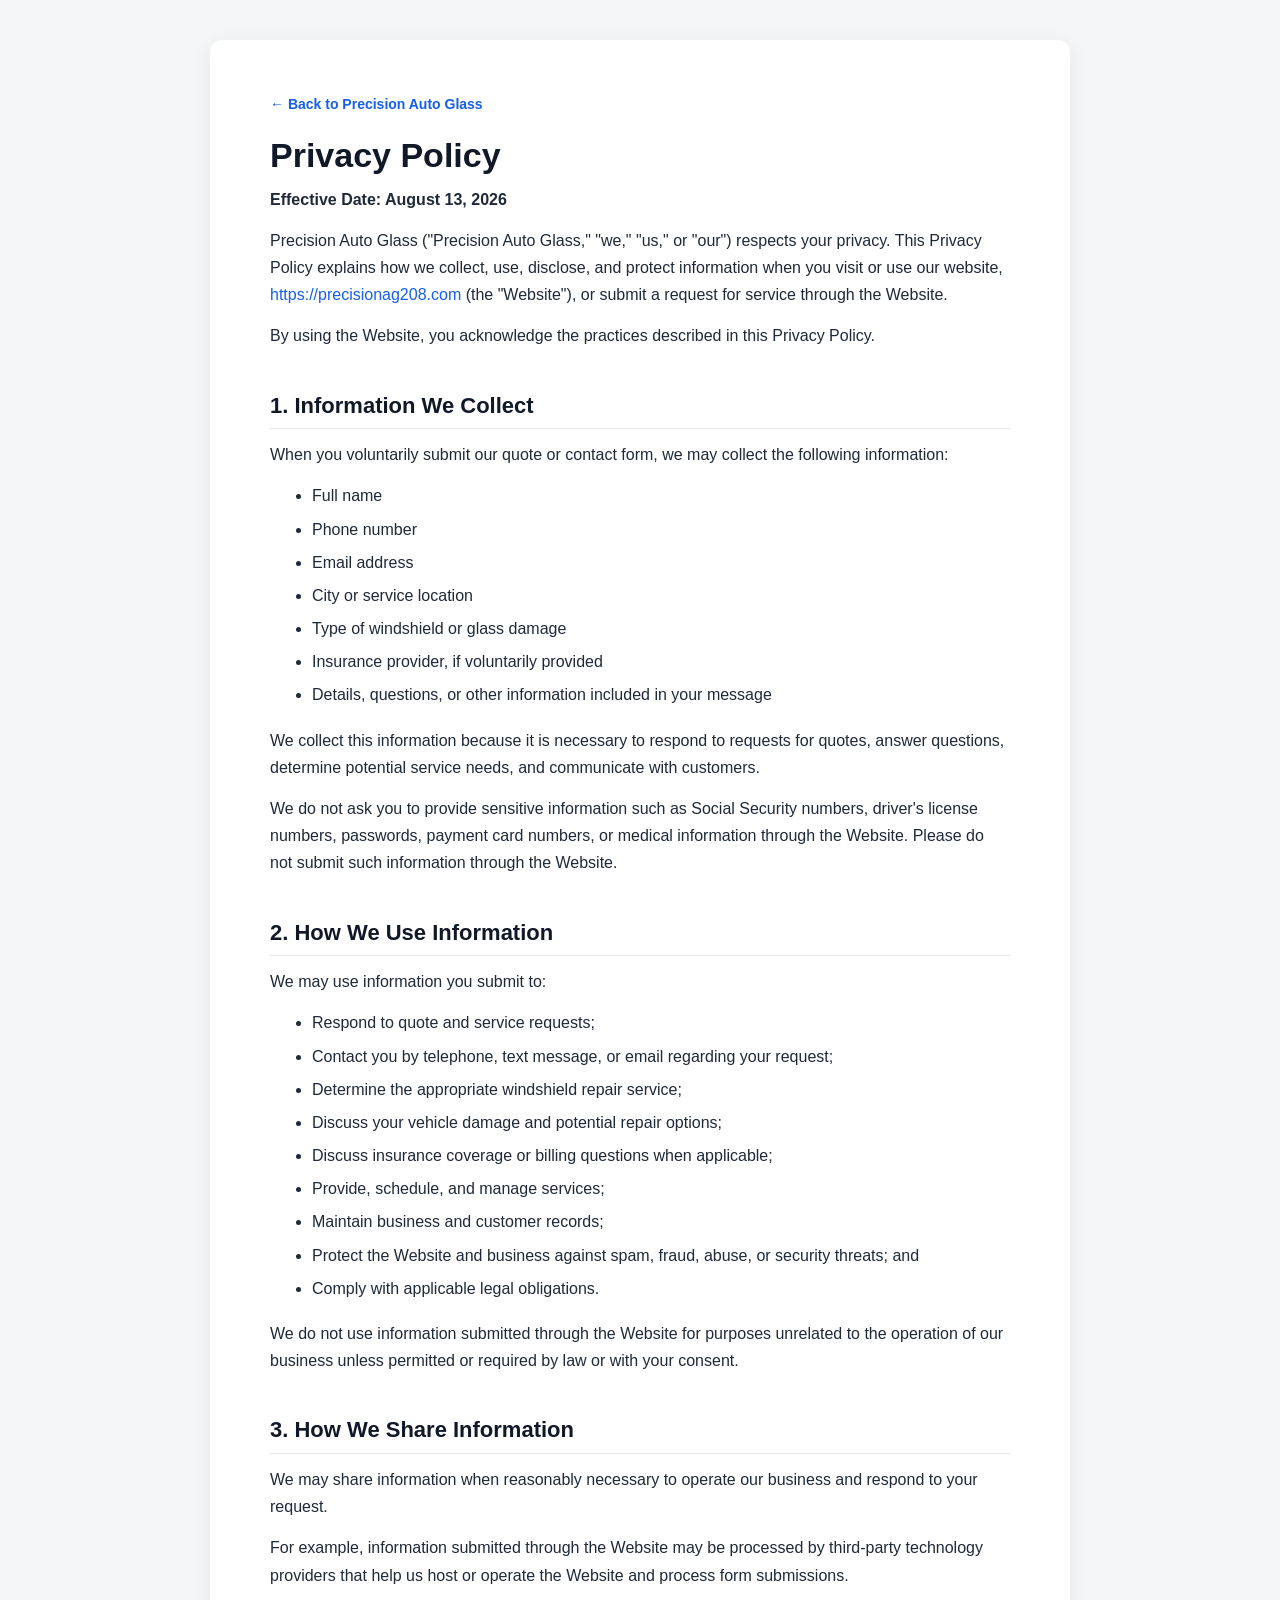
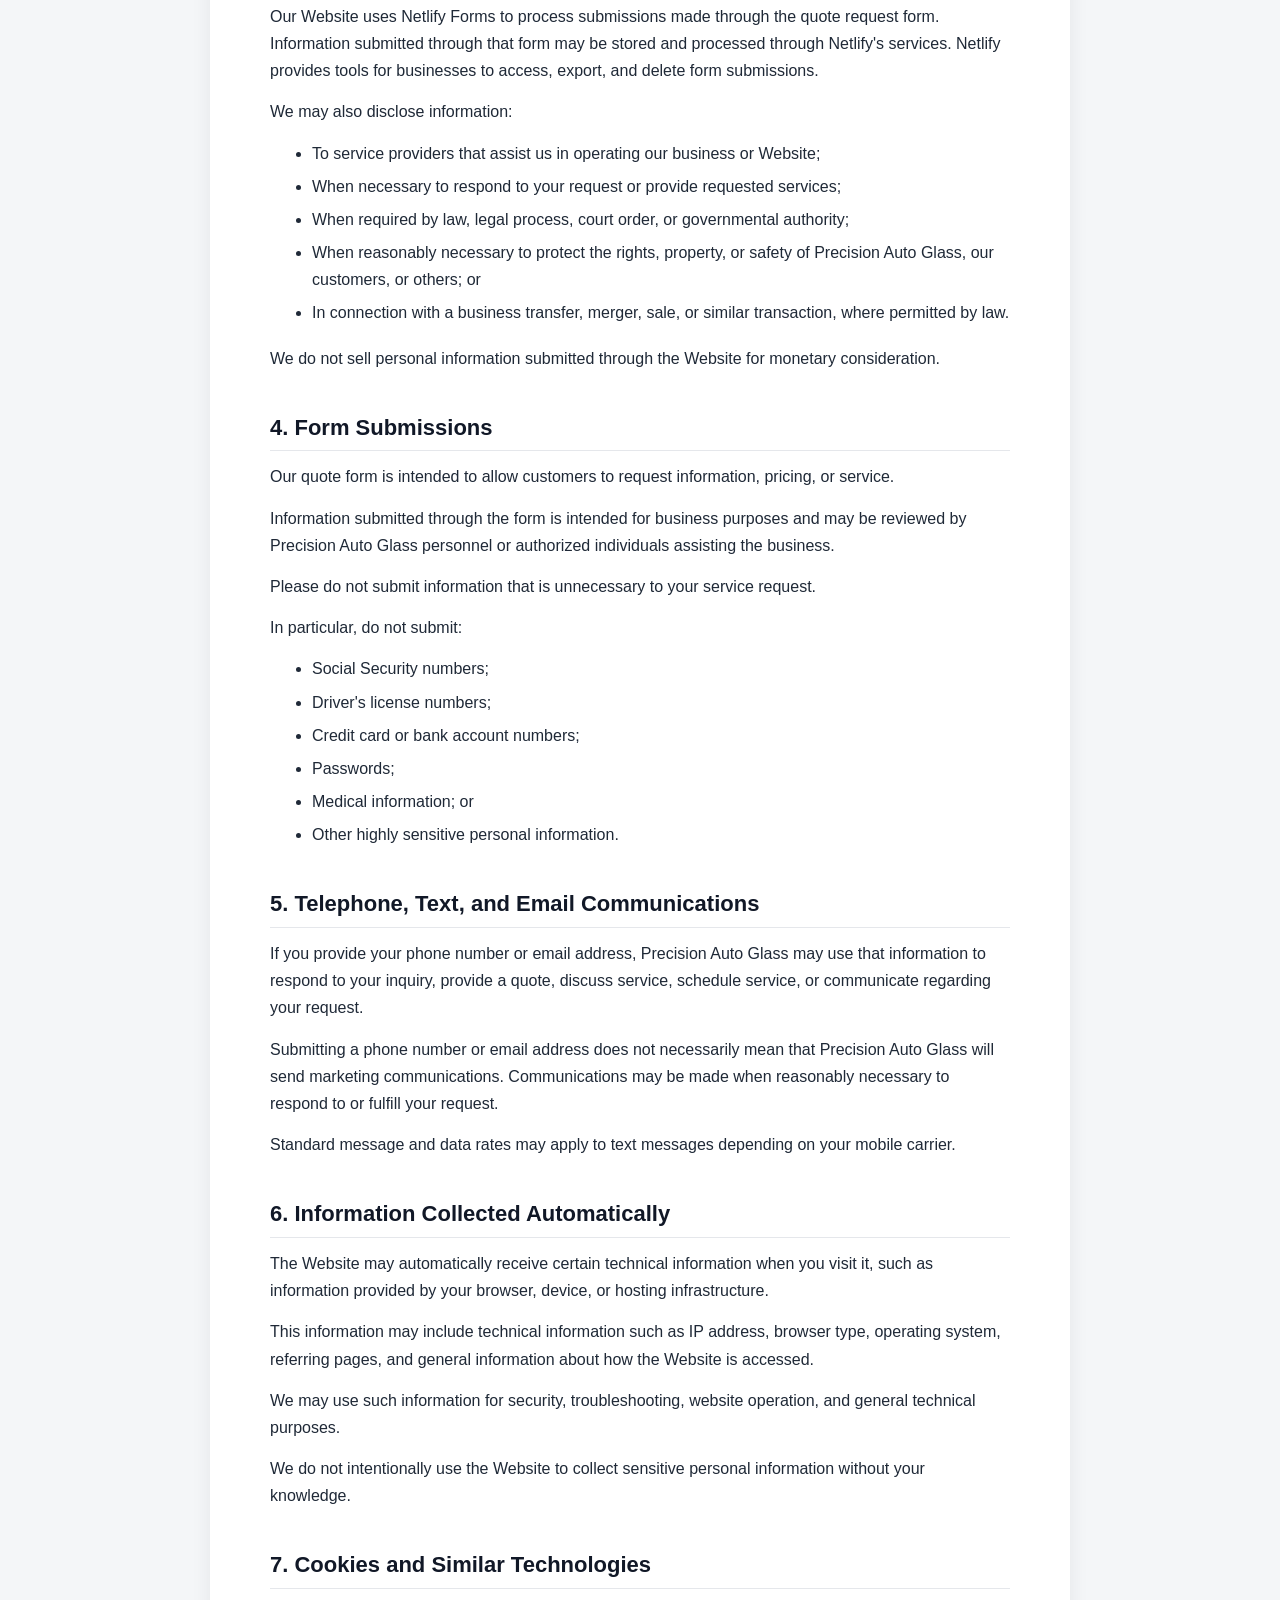
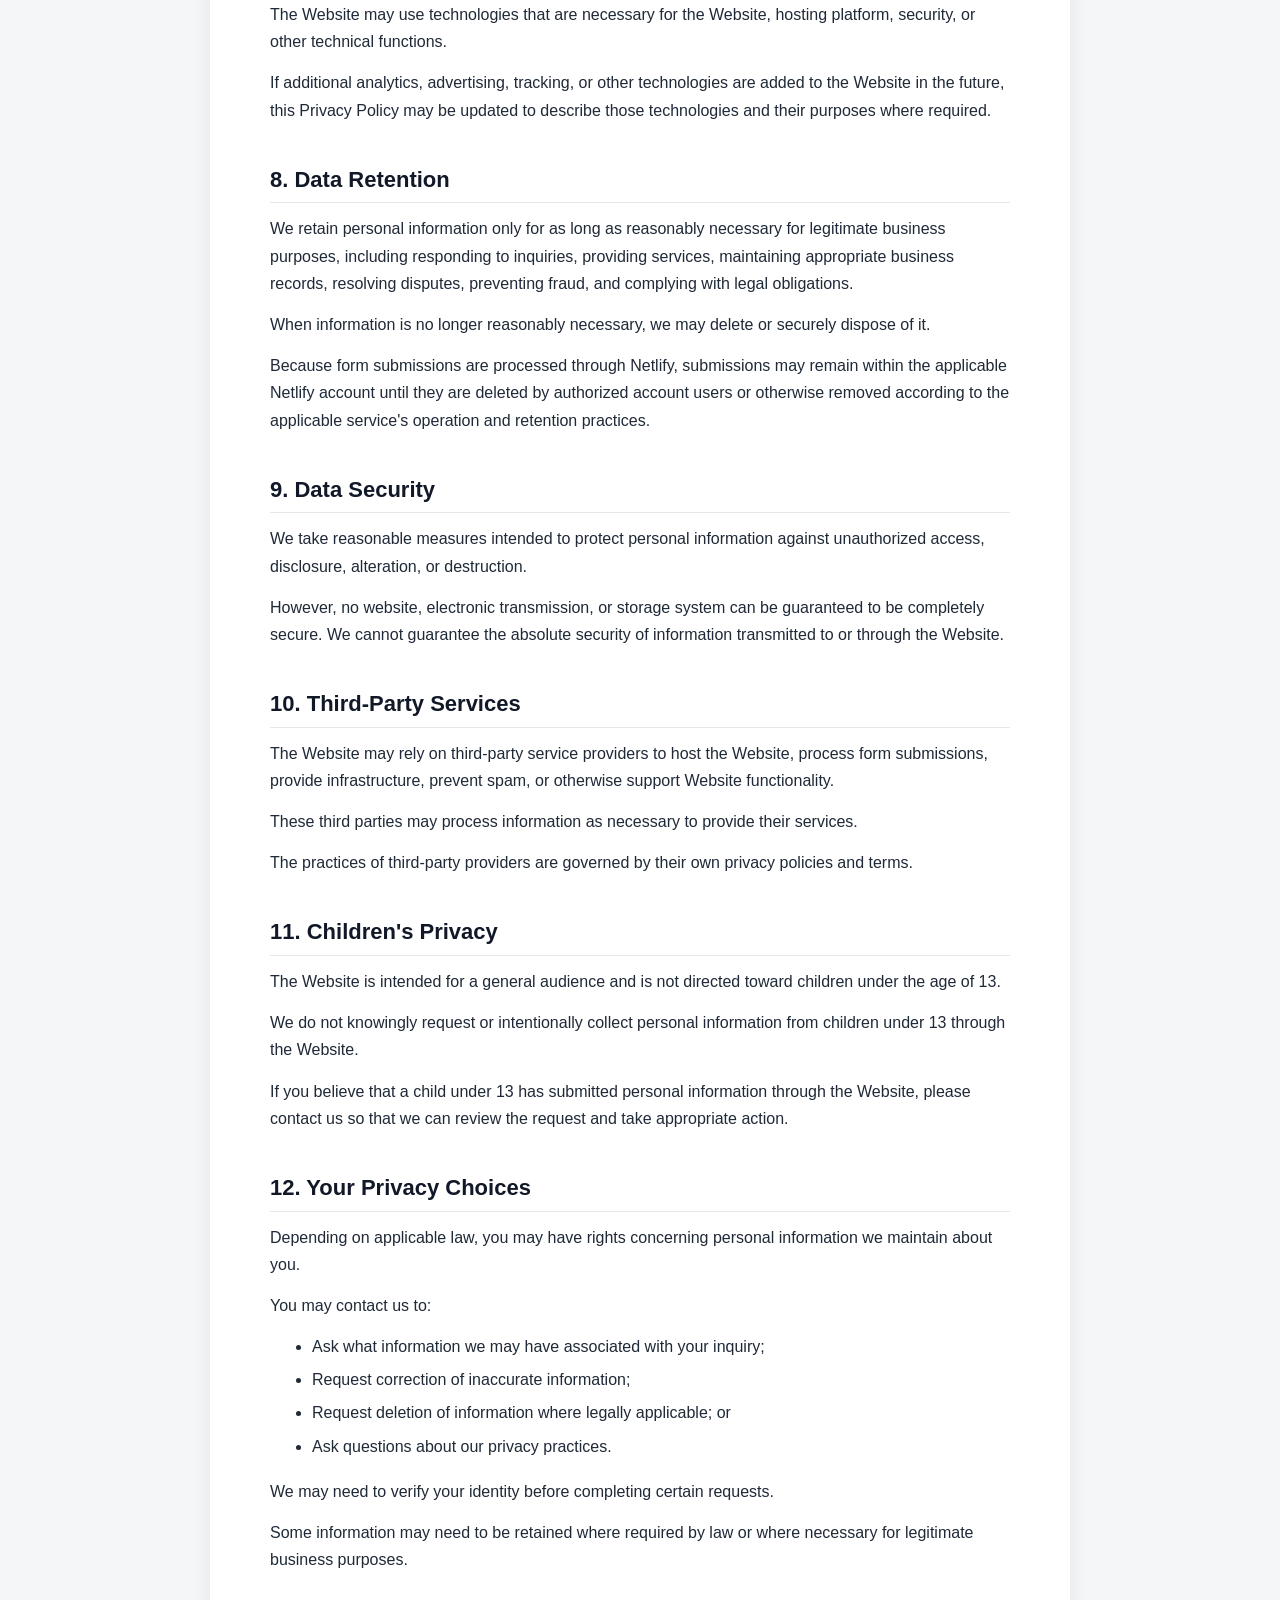
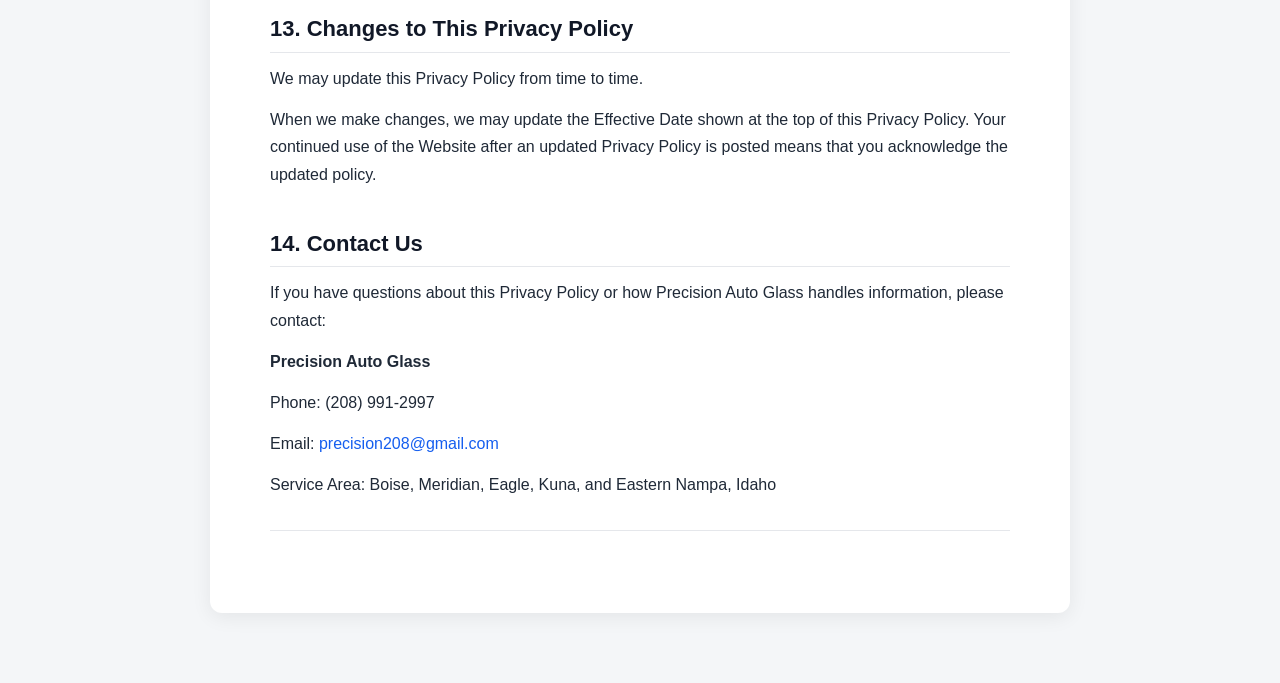
<file: privacypolicy.html>
<!DOCTYPE html>
<html lang="en">
<head>
  <meta charset="UTF-8">
  <meta name="viewport" content="width=device-width, initial-scale=1.0">
  <title>Privacy Policy | Precision Auto Glass</title>
  <meta name="description" content="Privacy Policy for Precision Auto Glass, a windshield chip &amp; crack repair service in Boise, ID and the Treasure Valley.">
  <meta name="robots" content="index, follow">
  <link rel="canonical" href="https://precisionag208.com/privacypolicy.html">
  <style>
    * { box-sizing: border-box; }
    html { scroll-behavior: smooth; }
    body {
      margin: 0;
      font-family: Arial, Helvetica, sans-serif;
      line-height: 1.7;
      color: #1f2937;
      background: #f4f6f8;
    }
    .container {
      max-width: 900px;
      margin: 0 auto;
      padding: 40px 20px 70px;
    }
    .document {
      background: #fff;
      border-radius: 12px;
      padding: 50px 60px;
      box-shadow: 0 4px 20px rgba(0,0,0,.07);
    }
    h1 {
      margin: 0 0 10px;
      font-size: 34px;
      line-height: 1.2;
      color: #111827;
    }
    h2 {
      margin: 34px 0 12px;
      padding-top: 8px;
      font-size: 22px;
      line-height: 1.3;
      color: #111827;
      border-bottom: 1px solid #e5e7eb;
      padding-bottom: 8px;
    }
    p { margin: 0 0 14px; }
    ul {
      margin: 0 0 18px 22px;
      padding-left: 20px;
    }
    li { margin-bottom: 6px; }
    a {
      color: #155eef;
      text-decoration: none;
    }
    a:hover { text-decoration: underline; }
    hr {
      border: 0;
      border-top: 1px solid #e5e7eb;
      margin: 32px 0;
    }
    .notice {
      margin-top: 30px;
      padding: 18px 20px;
      background: #f8fafc;
      border-left: 4px solid #64748b;
      border-radius: 6px;
    }
    .back-link {
      display: inline-block;
      margin: 0 0 18px;
      font-size: 14px;
      font-weight: 600;
    }
    @media (max-width: 700px) {
      .container { padding: 20px 12px 40px; }
      .document {
        padding: 30px 22px;
        border-radius: 8px;
      }
      h1 { font-size: 28px; }
      h2 { font-size: 20px; }
    }
  </style>
</head>
<body>
  <main class="container">
    <article class="document">
      <a href="/index.html" class="back-link">&larr; Back to Precision Auto Glass</a>
      <h1>Privacy Policy</h1>
<p><strong>Effective Date: August 13, 2026</strong></p>
<p>Precision Auto Glass ("Precision Auto Glass," "we," "us," or "our") respects your privacy. This Privacy Policy explains how we collect, use, disclose, and protect information when you visit or use our website, <a href="https://precisionag208.com">https://precisionag208.com</a> (the "Website"), or submit a request for service through the Website.</p>
<p>By using the Website, you acknowledge the practices described in this Privacy Policy.</p>
<h2>1. Information We Collect</h2>
<p>When you voluntarily submit our quote or contact form, we may collect the following information:</p>
<ul>
<li>Full name</li>
<li>Phone number</li>
<li>Email address</li>
<li>City or service location</li>
<li>Type of windshield or glass damage</li>
<li>Insurance provider, if voluntarily provided</li>
<li>Details, questions, or other information included in your message</li>
</ul>
<p>We collect this information because it is necessary to respond to requests for quotes, answer questions, determine potential service needs, and communicate with customers.</p>
<p>We do not ask you to provide sensitive information such as Social Security numbers, driver's license numbers, passwords, payment card numbers, or medical information through the Website. Please do not submit such information through the Website.</p>
<h2>2. How We Use Information</h2>
<p>We may use information you submit to:</p>
<ul>
<li>Respond to quote and service requests;</li>
<li>Contact you by telephone, text message, or email regarding your request;</li>
<li>Determine the appropriate windshield repair service;</li>
<li>Discuss your vehicle damage and potential repair options;</li>
<li>Discuss insurance coverage or billing questions when applicable;</li>
<li>Provide, schedule, and manage services;</li>
<li>Maintain business and customer records;</li>
<li>Protect the Website and business against spam, fraud, abuse, or security threats; and</li>
<li>Comply with applicable legal obligations.</li>
</ul>
<p>We do not use information submitted through the Website for purposes unrelated to the operation of our business unless permitted or required by law or with your consent.</p>
<h2>3. How We Share Information</h2>
<p>We may share information when reasonably necessary to operate our business and respond to your request.</p>
<p>For example, information submitted through the Website may be processed by third-party technology providers that help us host or operate the Website and process form submissions.</p>
<p>Our Website uses Netlify Forms to process submissions made through the quote request form. Information submitted through that form may be stored and processed through Netlify's services. Netlify provides tools for businesses to access, export, and delete form submissions.</p>
<p>We may also disclose information:</p>
<ul>
<li>To service providers that assist us in operating our business or Website;</li>
<li>When necessary to respond to your request or provide requested services;</li>
<li>When required by law, legal process, court order, or governmental authority;</li>
<li>When reasonably necessary to protect the rights, property, or safety of Precision Auto Glass, our customers, or others; or</li>
<li>In connection with a business transfer, merger, sale, or similar transaction, where permitted by law.</li>
</ul>
<p>We do not sell personal information submitted through the Website for monetary consideration.</p>
<h2>4. Form Submissions</h2>
<p>Our quote form is intended to allow customers to request information, pricing, or service.</p>
<p>Information submitted through the form is intended for business purposes and may be reviewed by Precision Auto Glass personnel or authorized individuals assisting the business.</p>
<p>Please do not submit information that is unnecessary to your service request.</p>
<p>In particular, do not submit:</p>
<ul>
<li>Social Security numbers;</li>
<li>Driver's license numbers;</li>
<li>Credit card or bank account numbers;</li>
<li>Passwords;</li>
<li>Medical information; or</li>
<li>Other highly sensitive personal information.</li>
</ul>
<h2>5. Telephone, Text, and Email Communications</h2>
<p>If you provide your phone number or email address, Precision Auto Glass may use that information to respond to your inquiry, provide a quote, discuss service, schedule service, or communicate regarding your request.</p>
<p>Submitting a phone number or email address does not necessarily mean that Precision Auto Glass will send marketing communications. Communications may be made when reasonably necessary to respond to or fulfill your request.</p>
<p>Standard message and data rates may apply to text messages depending on your mobile carrier.</p>
<h2>6. Information Collected Automatically</h2>
<p>The Website may automatically receive certain technical information when you visit it, such as information provided by your browser, device, or hosting infrastructure.</p>
<p>This information may include technical information such as IP address, browser type, operating system, referring pages, and general information about how the Website is accessed.</p>
<p>We may use such information for security, troubleshooting, website operation, and general technical purposes.</p>
<p>We do not intentionally use the Website to collect sensitive personal information without your knowledge.</p>
<h2>7. Cookies and Similar Technologies</h2>
<p>The Website may use technologies that are necessary for the Website, hosting platform, security, or other technical functions.</p>
<p>If additional analytics, advertising, tracking, or other technologies are added to the Website in the future, this Privacy Policy may be updated to describe those technologies and their purposes where required.</p>
<h2>8. Data Retention</h2>
<p>We retain personal information only for as long as reasonably necessary for legitimate business purposes, including responding to inquiries, providing services, maintaining appropriate business records, resolving disputes, preventing fraud, and complying with legal obligations.</p>
<p>When information is no longer reasonably necessary, we may delete or securely dispose of it.</p>
<p>Because form submissions are processed through Netlify, submissions may remain within the applicable Netlify account until they are deleted by authorized account users or otherwise removed according to the applicable service's operation and retention practices.</p>
<h2>9. Data Security</h2>
<p>We take reasonable measures intended to protect personal information against unauthorized access, disclosure, alteration, or destruction.</p>
<p>However, no website, electronic transmission, or storage system can be guaranteed to be completely secure. We cannot guarantee the absolute security of information transmitted to or through the Website.</p>
<h2>10. Third-Party Services</h2>
<p>The Website may rely on third-party service providers to host the Website, process form submissions, provide infrastructure, prevent spam, or otherwise support Website functionality.</p>
<p>These third parties may process information as necessary to provide their services.</p>
<p>The practices of third-party providers are governed by their own privacy policies and terms.</p>
<h2>11. Children's Privacy</h2>
<p>The Website is intended for a general audience and is not directed toward children under the age of 13.</p>
<p>We do not knowingly request or intentionally collect personal information from children under 13 through the Website.</p>
<p>If you believe that a child under 13 has submitted personal information through the Website, please contact us so that we can review the request and take appropriate action.</p>
<h2>12. Your Privacy Choices</h2>
<p>Depending on applicable law, you may have rights concerning personal information we maintain about you.</p>
<p>You may contact us to:</p>
<ul>
<li>Ask what information we may have associated with your inquiry;</li>
<li>Request correction of inaccurate information;</li>
<li>Request deletion of information where legally applicable; or</li>
<li>Ask questions about our privacy practices.</li>
</ul>
<p>We may need to verify your identity before completing certain requests.</p>
<p>Some information may need to be retained where required by law or where necessary for legitimate business purposes.</p>
<h2>13. Changes to This Privacy Policy</h2>
<p>We may update this Privacy Policy from time to time.</p>
<p>When we make changes, we may update the Effective Date shown at the top of this Privacy Policy. Your continued use of the Website after an updated Privacy Policy is posted means that you acknowledge the updated policy.</p>
<h2>14. Contact Us</h2>
<p>If you have questions about this Privacy Policy or how Precision Auto Glass handles information, please contact:</p>
<p><strong>Precision Auto Glass</strong></p>
<p>Phone: (208) 991-2997</p>
<p>Email: <a href="mailto:precision208@gmail.com">precision208@gmail.com</a></p>
<p>Service Area: Boise, Meridian, Eagle, Kuna, and Eastern Nampa, Idaho</p>
<hr>
    </article>
  </main>
</body>
</html>
</file>
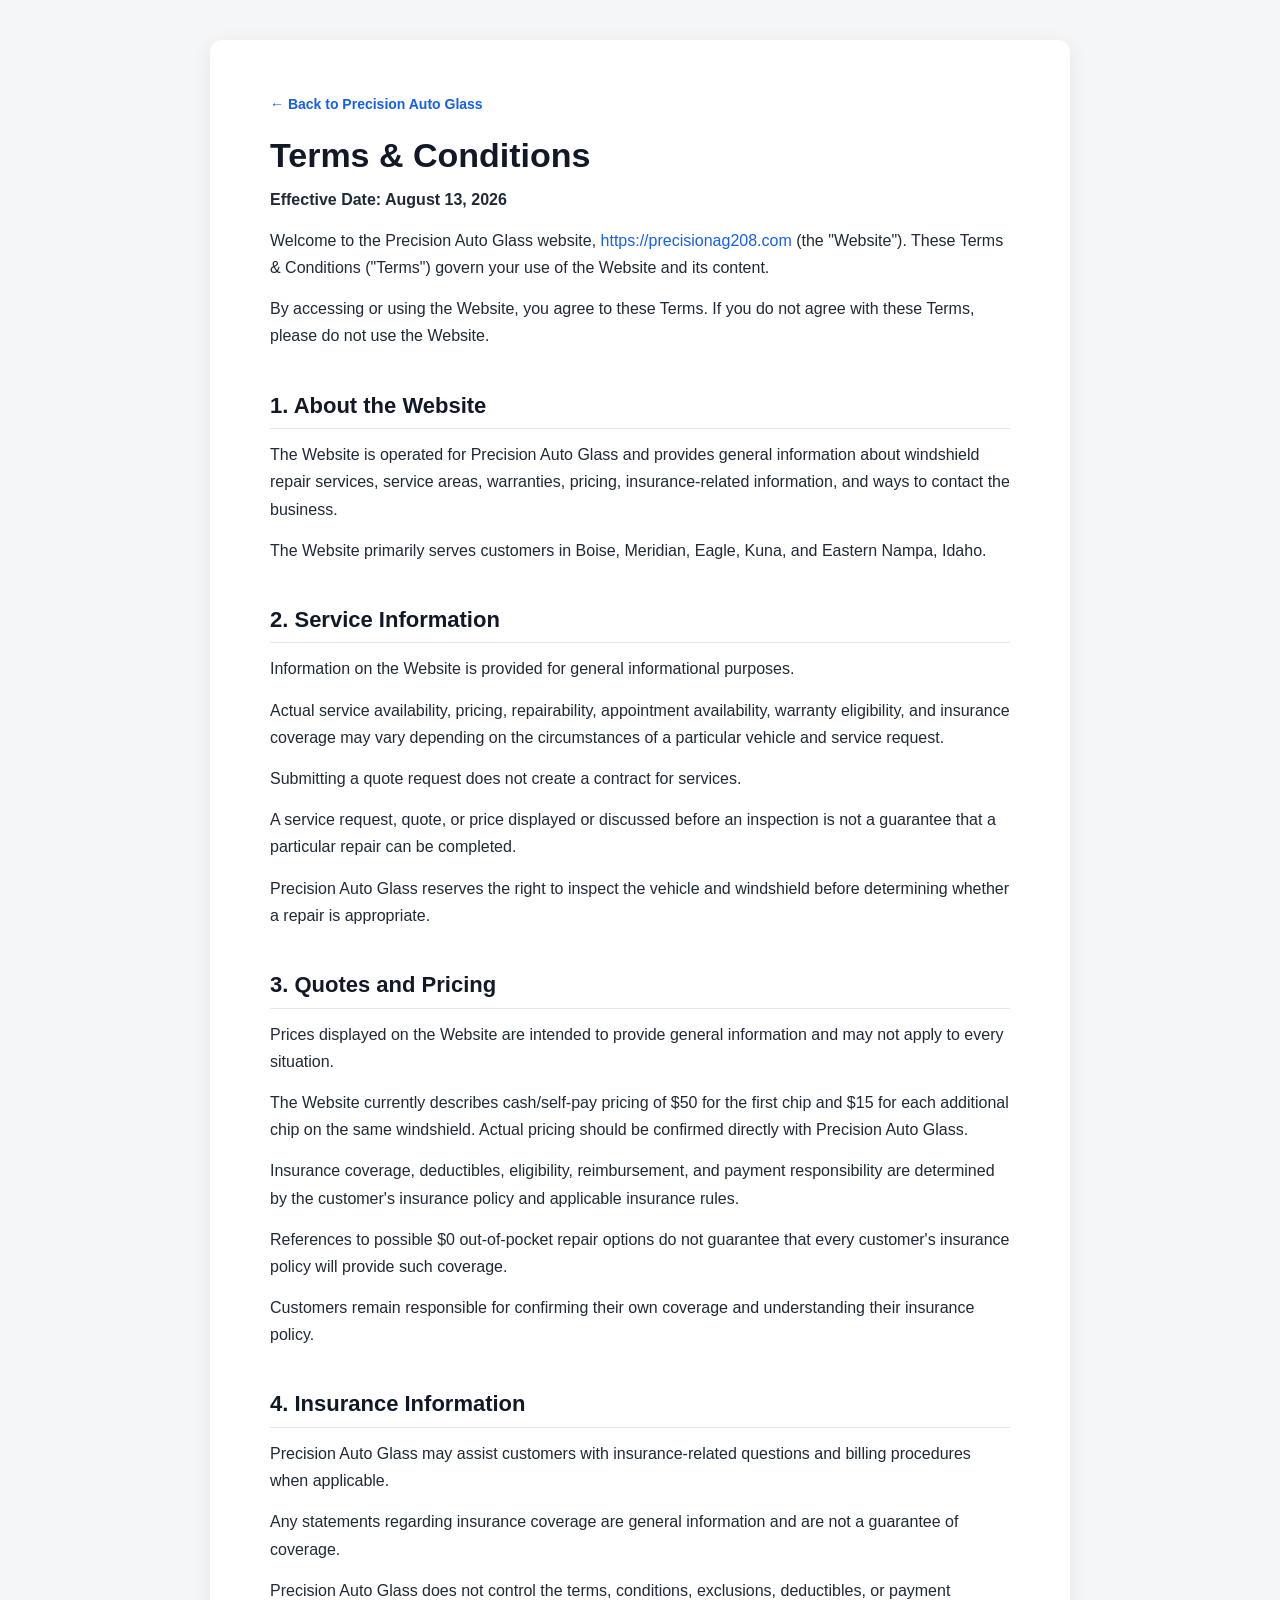
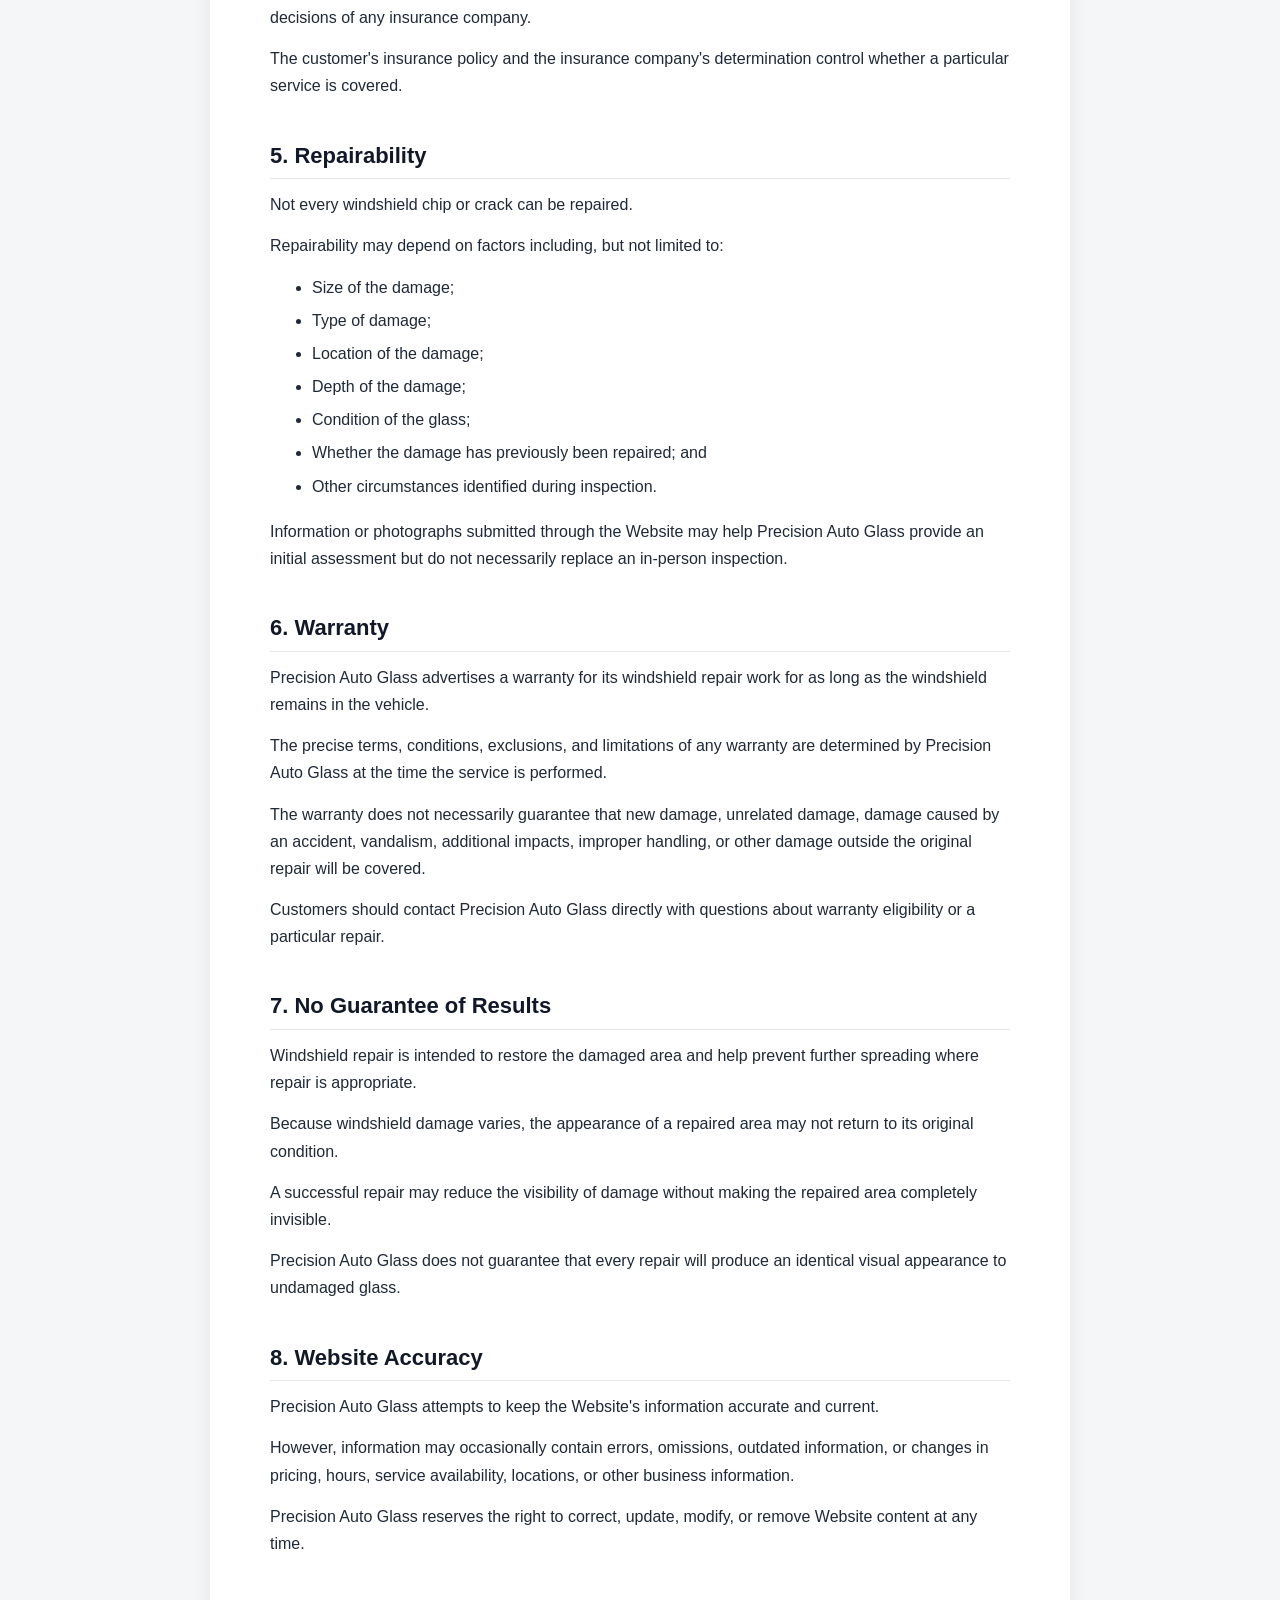
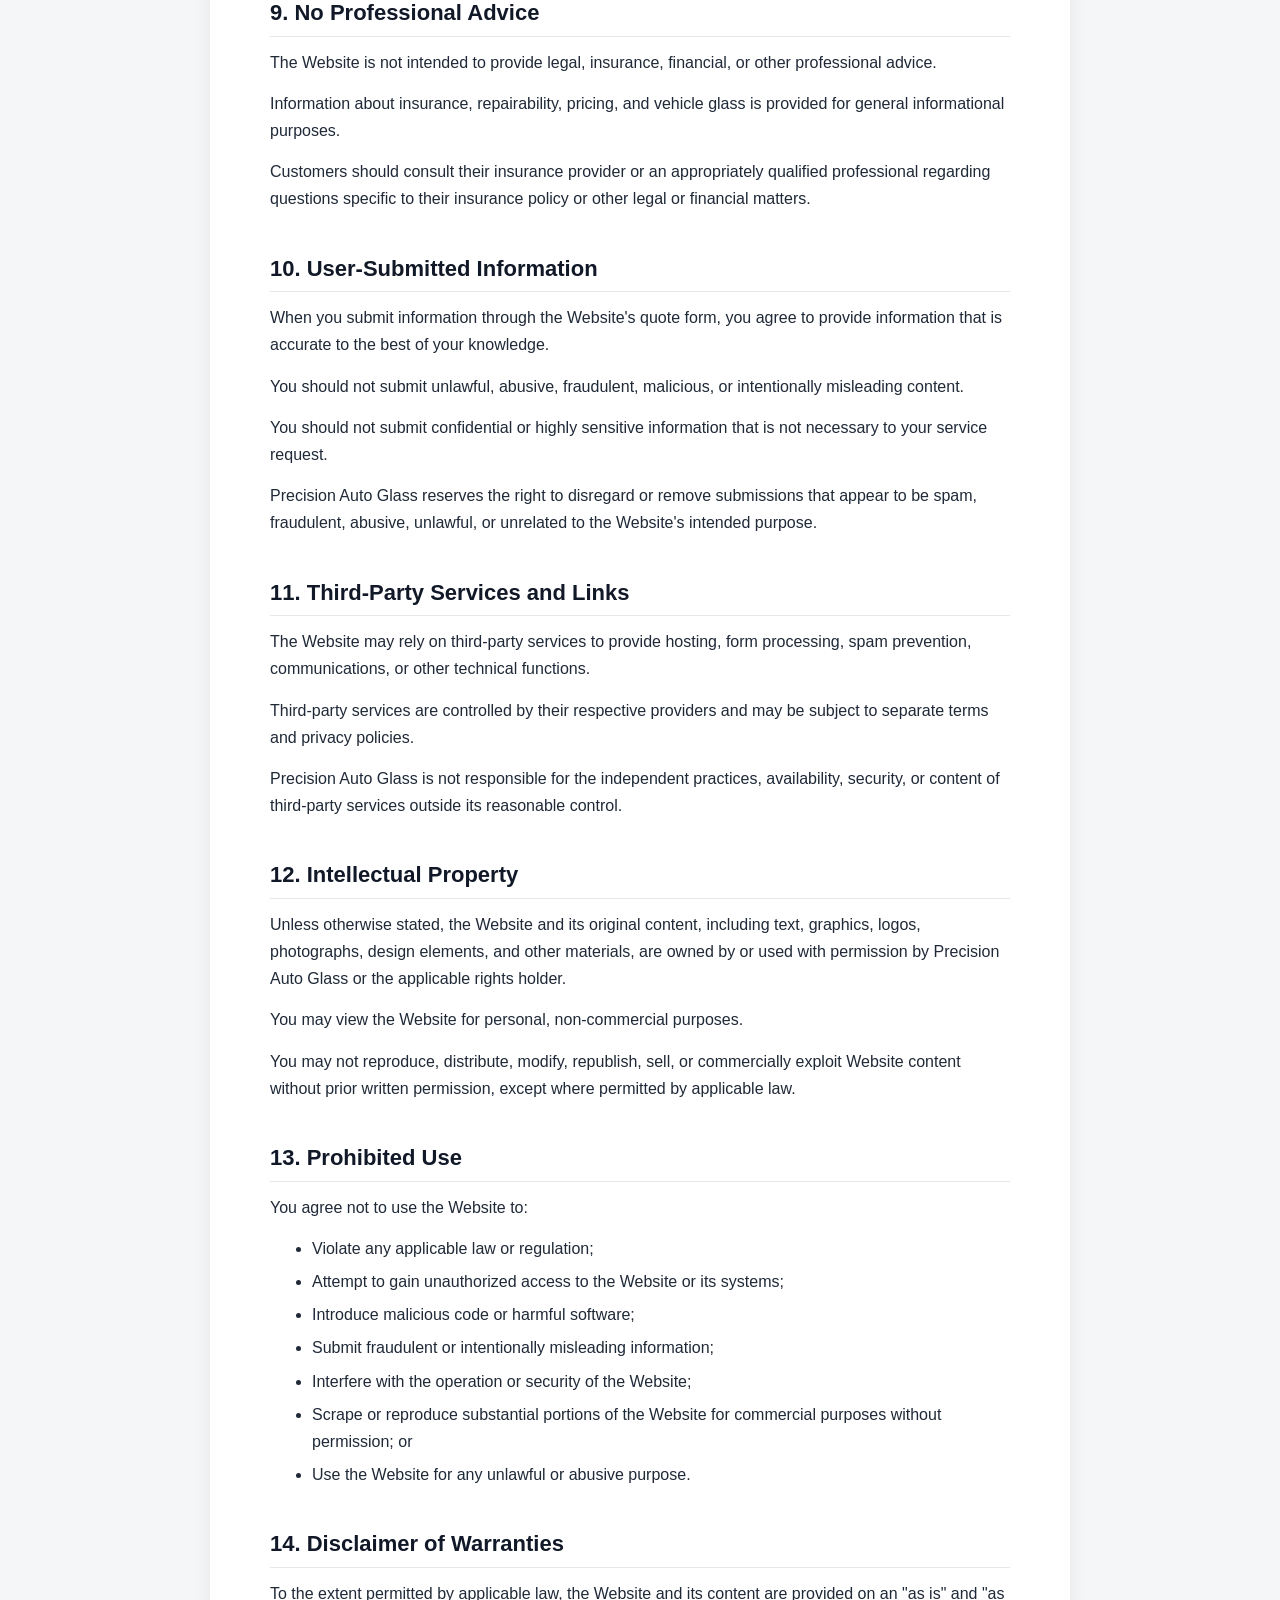
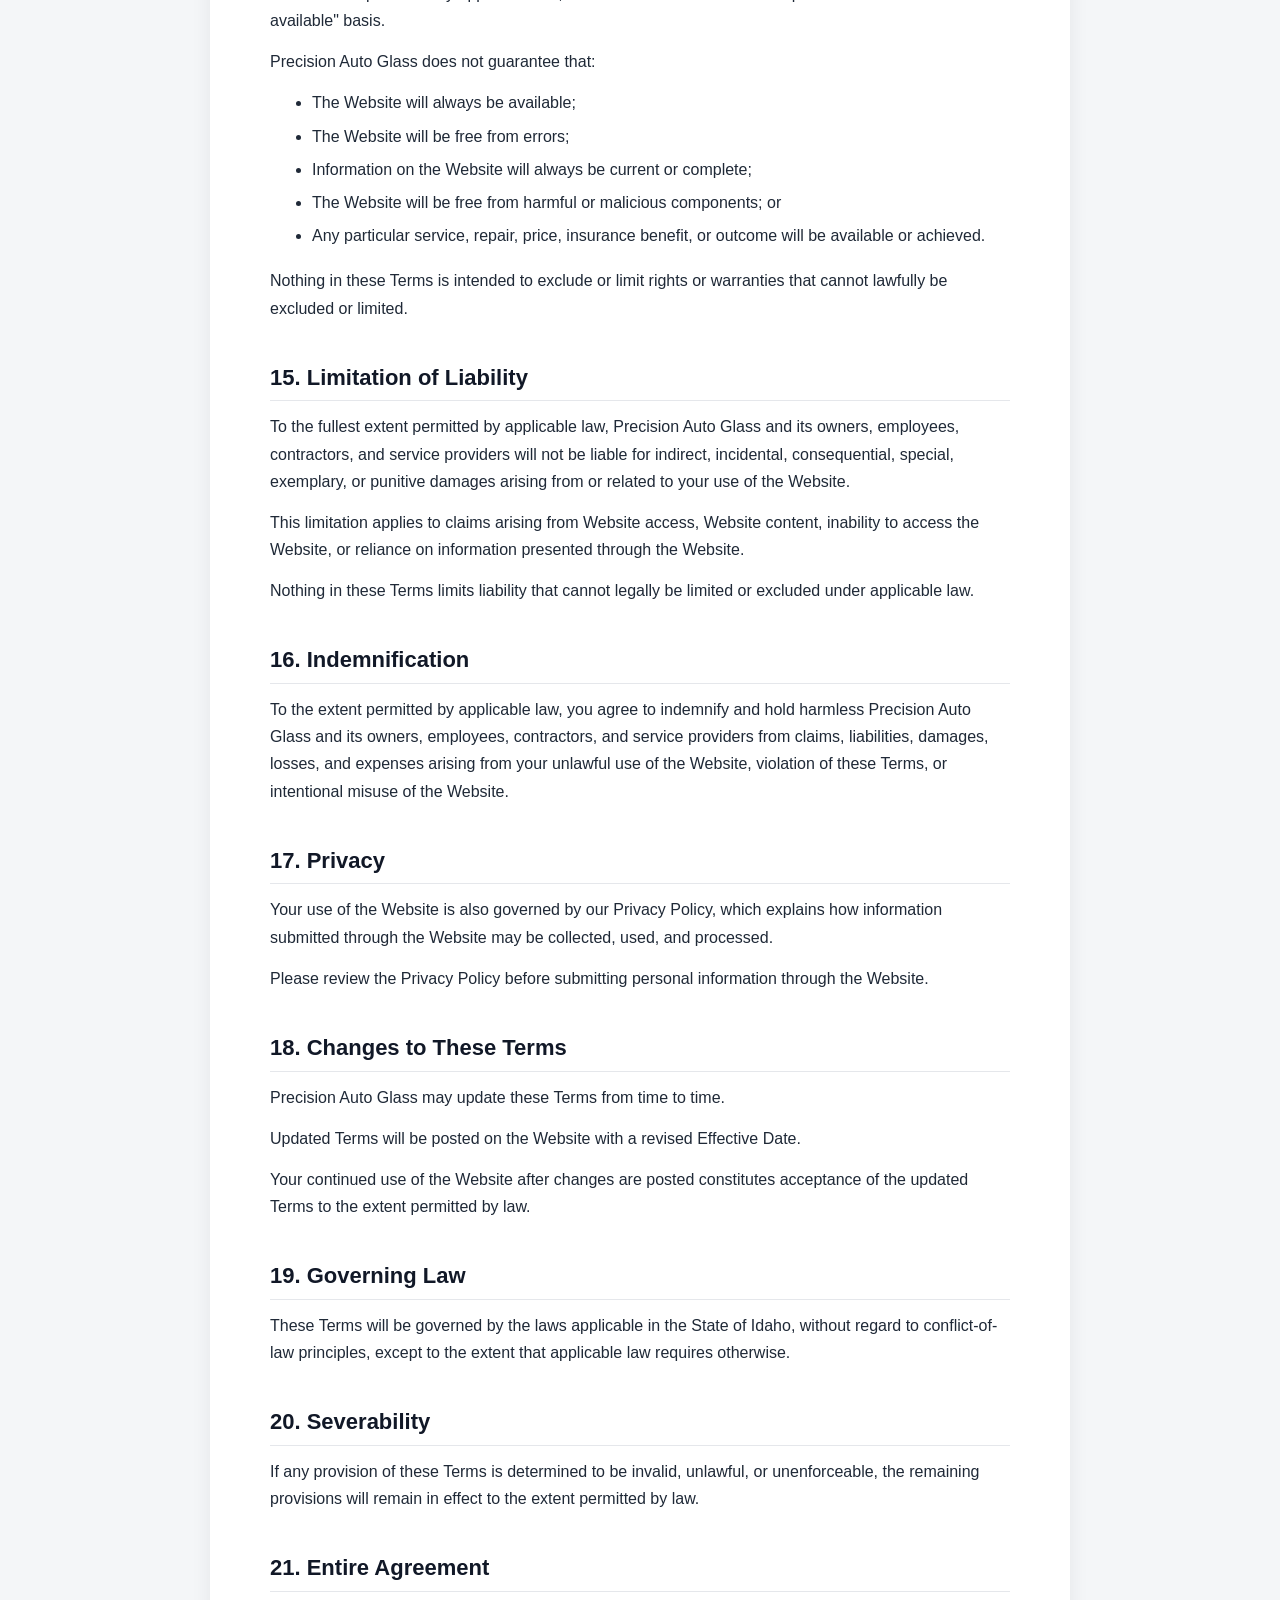
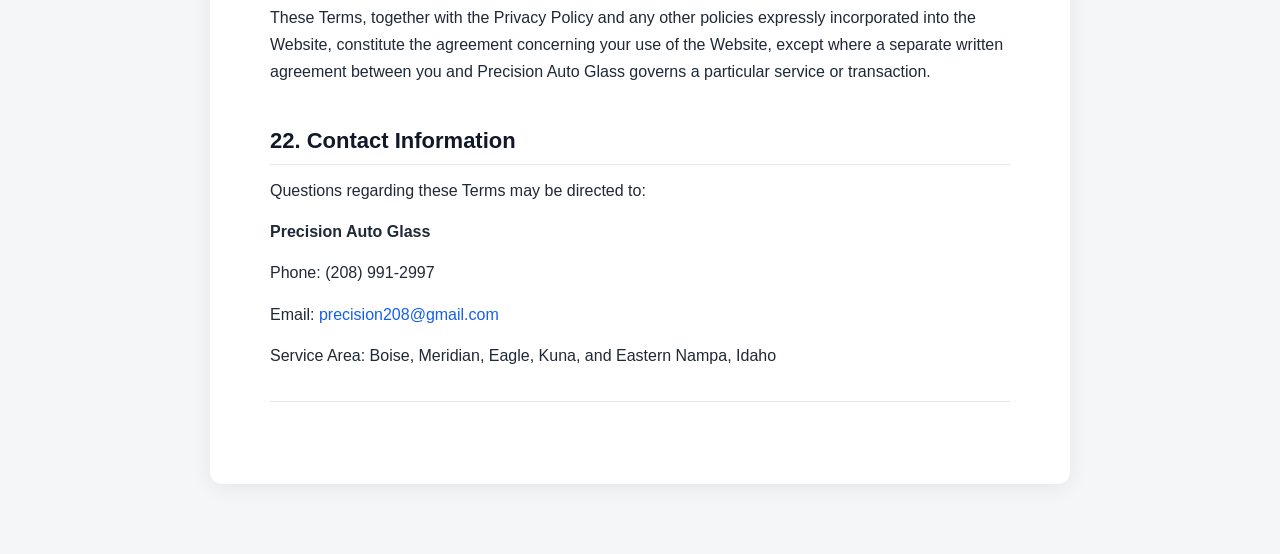
<file: terms&conditions.html>
<!DOCTYPE html>
<html lang="en">
<head>
  <meta charset="UTF-8">
  <meta name="viewport" content="width=device-width, initial-scale=1.0">
  <title>Terms &amp; Conditions | Precision Auto Glass</title>
  <meta name="description" content="Terms &amp; Conditions for using the Precision Auto Glass website and windshield chip &amp; crack repair services in Boise, ID and the Treasure Valley.">
  <meta name="robots" content="index, follow">
  <link rel="canonical" href="https://precisionag208.com/terms&amp;conditions.html">
  <style>
    * { box-sizing: border-box; }
    html { scroll-behavior: smooth; }
    body {
      margin: 0;
      font-family: Arial, Helvetica, sans-serif;
      line-height: 1.7;
      color: #1f2937;
      background: #f4f6f8;
    }
    .container {
      max-width: 900px;
      margin: 0 auto;
      padding: 40px 20px 70px;
    }
    .document {
      background: #ffffff;
      border-radius: 12px;
      padding: 50px 60px;
      box-shadow: 0 4px 20px rgba(0,0,0,0.07);
    }
    h1 {
      margin: 0 0 10px;
      font-size: 34px;
      line-height: 1.2;
      color: #111827;
    }
    h2 {
      margin: 34px 0 12px;
      padding-top: 8px;
      font-size: 22px;
      line-height: 1.3;
      color: #111827;
      border-bottom: 1px solid #e5e7eb;
      padding-bottom: 8px;
    }
    p {
      margin: 0 0 14px;
    }
    ul {
      margin: 0 0 18px 22px;
      padding-left: 20px;
    }
    li {
      margin-bottom: 6px;
    }
    a {
      color: #155eef;
      text-decoration: none;
    }
    a:hover {
      text-decoration: underline;
    }
    hr {
      border: 0;
      border-top: 1px solid #e5e7eb;
      margin: 32px 0;
    }
    .effective-date {
      color: #6b7280;
      font-size: 15px;
      margin-bottom: 30px;
    }
    .notice {
      margin-top: 30px;
      padding: 18px 20px;
      background: #f8fafc;
      border-left: 4px solid #64748b;
      border-radius: 6px;
    }
    .back-link {
      display: inline-block;
      margin: 0 0 18px;
      font-size: 14px;
      font-weight: 600;
    }
    @media (max-width: 700px) {
      .container {
        padding: 20px 12px 40px;
      }
      .document {
        padding: 30px 22px;
        border-radius: 8px;
      }
      h1 {
        font-size: 28px;
      }
      h2 {
        font-size: 20px;
      }
    }
  </style>
</head>
<body>
  <main class="container">
    <article class="document">
      <a href="/index.html" class="back-link">&larr; Back to Precision Auto Glass</a>
      <h1>Terms &amp; Conditions</h1>
<p><strong>Effective Date: August 13, 2026</strong></p>
<p>Welcome to the Precision Auto Glass website, <a href="https://precisionag208.com/">https://precisionag208.com</a> (the "Website"). These Terms &amp; Conditions ("Terms") govern your use of the Website and its content.</p>
<p>By accessing or using the Website, you agree to these Terms. If you do not agree with these Terms, please do not use the Website.</p>
<h2>1. About the Website</h2>
<p>The Website is operated for Precision Auto Glass and provides general information about windshield repair services, service areas, warranties, pricing, insurance-related information, and ways to contact the business.</p>
<p>The Website primarily serves customers in Boise, Meridian, Eagle, Kuna, and Eastern Nampa, Idaho.</p>
<h2>2. Service Information</h2>
<p>Information on the Website is provided for general informational purposes.</p>
<p>Actual service availability, pricing, repairability, appointment availability, warranty eligibility, and insurance coverage may vary depending on the circumstances of a particular vehicle and service request.</p>
<p>Submitting a quote request does not create a contract for services.</p>
<p>A service request, quote, or price displayed or discussed before an inspection is not a guarantee that a particular repair can be completed.</p>
<p>Precision Auto Glass reserves the right to inspect the vehicle and windshield before determining whether a repair is appropriate.</p>
<h2>3. Quotes and Pricing</h2>
<p>Prices displayed on the Website are intended to provide general information and may not apply to every situation.</p>
<p>The Website currently describes cash/self-pay pricing of $50 for the first chip and $15 for each additional chip on the same windshield. Actual pricing should be confirmed directly with Precision Auto Glass.</p>
<p>Insurance coverage, deductibles, eligibility, reimbursement, and payment responsibility are determined by the customer's insurance policy and applicable insurance rules.</p>
<p>References to possible $0 out-of-pocket repair options do not guarantee that every customer's insurance policy will provide such coverage.</p>
<p>Customers remain responsible for confirming their own coverage and understanding their insurance policy.</p>
<h2>4. Insurance Information</h2>
<p>Precision Auto Glass may assist customers with insurance-related questions and billing procedures when applicable.</p>
<p>Any statements regarding insurance coverage are general information and are not a guarantee of coverage.</p>
<p>Precision Auto Glass does not control the terms, conditions, exclusions, deductibles, or payment decisions of any insurance company.</p>
<p>The customer's insurance policy and the insurance company's determination control whether a particular service is covered.</p>
<h2>5. Repairability</h2>
<p>Not every windshield chip or crack can be repaired.</p>
<p>Repairability may depend on factors including, but not limited to:</p>
<ul>
<li>Size of the damage;</li>
<li>Type of damage;</li>
<li>Location of the damage;</li>
<li>Depth of the damage;</li>
<li>Condition of the glass;</li>
<li>Whether the damage has previously been repaired; and</li>
<li>Other circumstances identified during inspection.</li>
</ul>
<p>Information or photographs submitted through the Website may help Precision Auto Glass provide an initial assessment but do not necessarily replace an in-person inspection.</p>
<h2>6. Warranty</h2>
<p>Precision Auto Glass advertises a warranty for its windshield repair work for as long as the windshield remains in the vehicle.</p>
<p>The precise terms, conditions, exclusions, and limitations of any warranty are determined by Precision Auto Glass at the time the service is performed.</p>
<p>The warranty does not necessarily guarantee that new damage, unrelated damage, damage caused by an accident, vandalism, additional impacts, improper handling, or other damage outside the original repair will be covered.</p>
<p>Customers should contact Precision Auto Glass directly with questions about warranty eligibility or a particular repair.</p>
<h2>7. No Guarantee of Results</h2>
<p>Windshield repair is intended to restore the damaged area and help prevent further spreading where repair is appropriate.</p>
<p>Because windshield damage varies, the appearance of a repaired area may not return to its original condition.</p>
<p>A successful repair may reduce the visibility of damage without making the repaired area completely invisible.</p>
<p>Precision Auto Glass does not guarantee that every repair will produce an identical visual appearance to undamaged glass.</p>
<h2>8. Website Accuracy</h2>
<p>Precision Auto Glass attempts to keep the Website's information accurate and current.</p>
<p>However, information may occasionally contain errors, omissions, outdated information, or changes in pricing, hours, service availability, locations, or other business information.</p>
<p>Precision Auto Glass reserves the right to correct, update, modify, or remove Website content at any time.</p>
<h2>9. No Professional Advice</h2>
<p>The Website is not intended to provide legal, insurance, financial, or other professional advice.</p>
<p>Information about insurance, repairability, pricing, and vehicle glass is provided for general informational purposes.</p>
<p>Customers should consult their insurance provider or an appropriately qualified professional regarding questions specific to their insurance policy or other legal or financial matters.</p>
<h2>10. User-Submitted Information</h2>
<p>When you submit information through the Website's quote form, you agree to provide information that is accurate to the best of your knowledge.</p>
<p>You should not submit unlawful, abusive, fraudulent, malicious, or intentionally misleading content.</p>
<p>You should not submit confidential or highly sensitive information that is not necessary to your service request.</p>
<p>Precision Auto Glass reserves the right to disregard or remove submissions that appear to be spam, fraudulent, abusive, unlawful, or unrelated to the Website's intended purpose.</p>
<h2>11. Third-Party Services and Links</h2>
<p>The Website may rely on third-party services to provide hosting, form processing, spam prevention, communications, or other technical functions.</p>
<p>Third-party services are controlled by their respective providers and may be subject to separate terms and privacy policies.</p>
<p>Precision Auto Glass is not responsible for the independent practices, availability, security, or content of third-party services outside its reasonable control.</p>
<h2>12. Intellectual Property</h2>
<p>Unless otherwise stated, the Website and its original content, including text, graphics, logos, photographs, design elements, and other materials, are owned by or used with permission by Precision Auto Glass or the applicable rights holder.</p>
<p>You may view the Website for personal, non-commercial purposes.</p>
<p>You may not reproduce, distribute, modify, republish, sell, or commercially exploit Website content without prior written permission, except where permitted by applicable law.</p>
<h2>13. Prohibited Use</h2>
<p>You agree not to use the Website to:</p>
<ul>
<li>Violate any applicable law or regulation;</li>
<li>Attempt to gain unauthorized access to the Website or its systems;</li>
<li>Introduce malicious code or harmful software;</li>
<li>Submit fraudulent or intentionally misleading information;</li>
<li>Interfere with the operation or security of the Website;</li>
<li>Scrape or reproduce substantial portions of the Website for commercial purposes without permission; or</li>
<li>Use the Website for any unlawful or abusive purpose.</li>
</ul>
<h2>14. Disclaimer of Warranties</h2>
<p>To the extent permitted by applicable law, the Website and its content are provided on an "as is" and "as available" basis.</p>
<p>Precision Auto Glass does not guarantee that:</p>
<ul>
<li>The Website will always be available;</li>
<li>The Website will be free from errors;</li>
<li>Information on the Website will always be current or complete;</li>
<li>The Website will be free from harmful or malicious components; or</li>
<li>Any particular service, repair, price, insurance benefit, or outcome will be available or achieved.</li>
</ul>
<p>Nothing in these Terms is intended to exclude or limit rights or warranties that cannot lawfully be excluded or limited.</p>
<h2>15. Limitation of Liability</h2>
<p>To the fullest extent permitted by applicable law, Precision Auto Glass and its owners, employees, contractors, and service providers will not be liable for indirect, incidental, consequential, special, exemplary, or punitive damages arising from or related to your use of the Website.</p>
<p>This limitation applies to claims arising from Website access, Website content, inability to access the Website, or reliance on information presented through the Website.</p>
<p>Nothing in these Terms limits liability that cannot legally be limited or excluded under applicable law.</p>
<h2>16. Indemnification</h2>
<p>To the extent permitted by applicable law, you agree to indemnify and hold harmless Precision Auto Glass and its owners, employees, contractors, and service providers from claims, liabilities, damages, losses, and expenses arising from your unlawful use of the Website, violation of these Terms, or intentional misuse of the Website.</p>
<h2>17. Privacy</h2>
<p>Your use of the Website is also governed by our Privacy Policy, which explains how information submitted through the Website may be collected, used, and processed.</p>
<p>Please review the Privacy Policy before submitting personal information through the Website.</p>
<h2>18. Changes to These Terms</h2>
<p>Precision Auto Glass may update these Terms from time to time.</p>
<p>Updated Terms will be posted on the Website with a revised Effective Date.</p>
<p>Your continued use of the Website after changes are posted constitutes acceptance of the updated Terms to the extent permitted by law.</p>
<h2>19. Governing Law</h2>
<p>These Terms will be governed by the laws applicable in the State of Idaho, without regard to conflict-of-law principles, except to the extent that applicable law requires otherwise.</p>
<h2>20. Severability</h2>
<p>If any provision of these Terms is determined to be invalid, unlawful, or unenforceable, the remaining provisions will remain in effect to the extent permitted by law.</p>
<h2>21. Entire Agreement</h2>
<p>These Terms, together with the Privacy Policy and any other policies expressly incorporated into the Website, constitute the agreement concerning your use of the Website, except where a separate written agreement between you and Precision Auto Glass governs a particular service or transaction.</p>
<h2>22. Contact Information</h2>
<p>Questions regarding these Terms may be directed to:</p>
<p><strong>Precision Auto Glass</strong></p>
<p>Phone: (208) 991-2997</p>
<p>Email: <a href="mailto:precision208@gmail.com">precision208@gmail.com</a></p>
<p>Service Area: Boise, Meridian, Eagle, Kuna, and Eastern Nampa, Idaho</p>
<hr>
    </article>
  </main>
</body>
</html>
</file>
